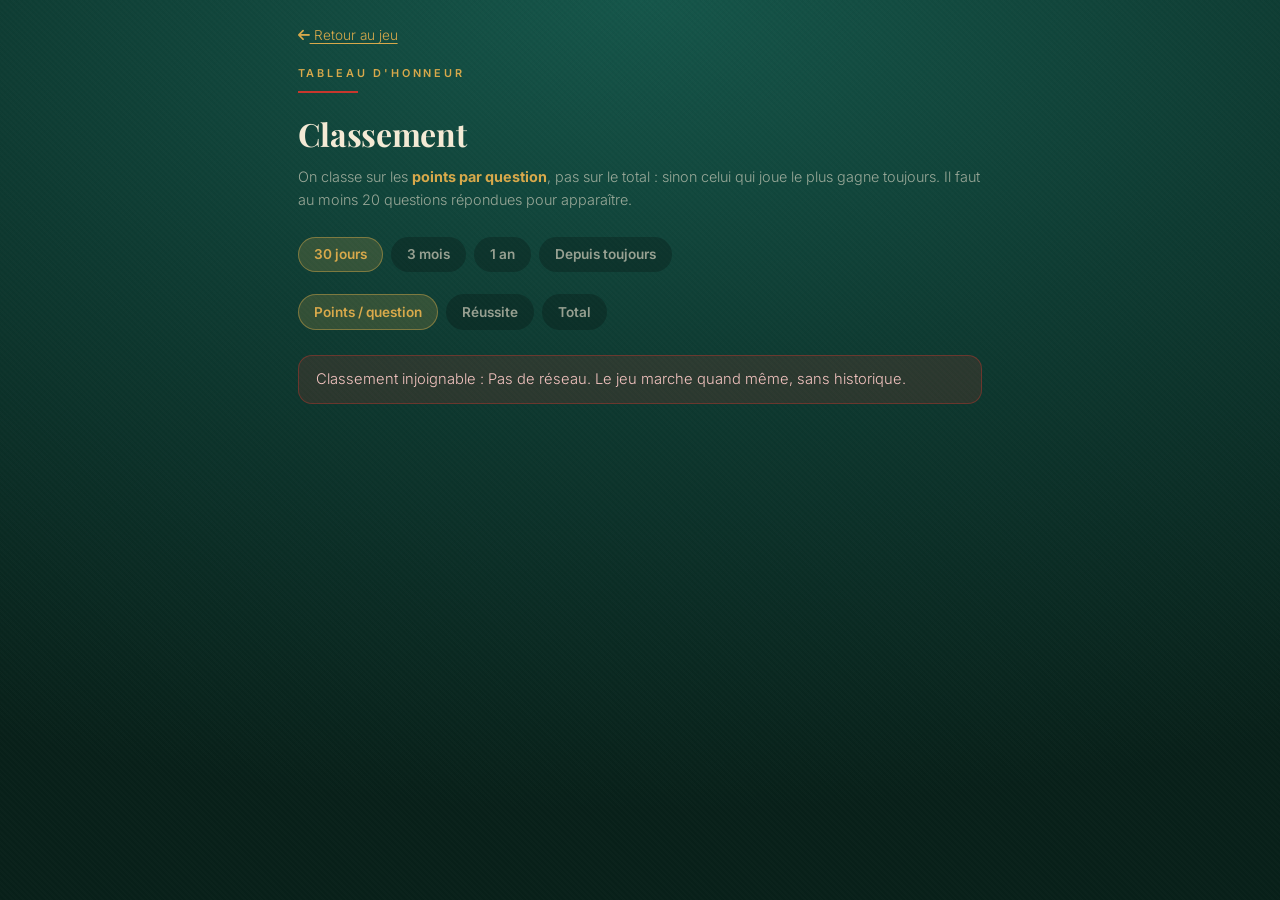
<file: classement.html>
<!DOCTYPE html>
<html lang="fr">
<head>
<meta charset="utf-8">
<meta name="viewport" content="width=device-width,initial-scale=1,viewport-fit=cover">
<title>Classement · Quiz Famille</title>
<link rel="preconnect" href="https://fonts.googleapis.com">
<link rel="preconnect" href="https://fonts.gstatic.com" crossorigin>
<link href="https://fonts.googleapis.com/css2?family=Playfair+Display:wght@700;900&family=Inter:wght@300;400;600;800&display=swap" rel="stylesheet">
<link rel="stylesheet" href="https://cdnjs.cloudflare.com/ajax/libs/font-awesome/6.4.2/css/all.min.css">
<link rel="stylesheet" href="css/table.css">
<style>
  .enveloppe { max-width:720px; margin:0 auto; padding:1.5rem 1.1rem 4rem; }
  .filtres { display:flex; gap:.5rem; flex-wrap:wrap; margin-bottom:1.4rem; }
  .filtre {
    padding:.6rem 1rem; border:0; border-radius:var(--r-full); cursor:pointer;
    font-family:inherit; font-size:.85rem; font-weight:600;
    background:rgba(0,0,0,.22); color:rgba(244,234,213,.6); transition:var(--glisse);
  }
  .filtre.actif { background:rgba(216,169,75,.18); color:var(--laiton); box-shadow:inset 0 0 0 1px rgba(216,169,75,.45); }
  .rang {
    display:flex; align-items:center; gap:.9rem; padding:.9rem 1rem;
    border-radius:var(--r-md); background:rgba(0,0,0,.16); margin-bottom:.6rem;
    transition:var(--glisse);
  }
  .rang.podium { background:rgba(216,169,75,.1); box-shadow:inset 0 0 0 1px rgba(216,169,75,.28); }
  .place {
    width:32px; flex:none; text-align:center;
    font-family:'Playfair Display',serif; font-size:1.3rem; color:rgba(244,234,213,.45);
  }
  .rang.podium .place { color:var(--laiton); }
  .nom { flex:1; min-width:0; }
  .nom b { display:block; font-size:1.05rem; font-weight:600; }
  .nom small { font-size:.75rem; color:rgba(244,234,213,.5); }
  .score { text-align:right; flex:none; }
  .score b { display:block; font-family:'Playfair Display',serif; font-size:1.4rem; color:var(--laiton); line-height:1.1; }
  .score small { font-size:.68rem; letter-spacing:.1em; text-transform:uppercase; color:rgba(244,234,213,.45); }
</style>
</head>
<body>

<div class="enveloppe">

  <a href="index.html" class="lien" style="font-size:.85rem"><i class="fa-solid fa-arrow-left"></i> Retour au jeu</a>

  <p class="kicker" style="margin-top:1.4rem">Tableau d'honneur</p>
  <div class="kicker-line"></div>
  <h1 style="font-size:2rem;margin:0 0 .6rem">Classement</h1>
  <p style="margin:0 0 1.6rem;font-size:.9rem;color:rgba(244,234,213,.6);line-height:1.6">
    On classe sur les <b style="color:var(--laiton)">points par question</b>, pas sur le total :
    sinon celui qui joue le plus gagne toujours. Il faut au moins 20 questions
    répondues pour apparaître.
  </p>

  <div class="filtres">
    <button class="filtre actif" data-jours="30">30 jours</button>
    <button class="filtre" data-jours="90">3 mois</button>
    <button class="filtre" data-jours="365">1 an</button>
    <button class="filtre" data-jours="3650">Depuis toujours</button>
  </div>

  <div class="filtres" style="margin-bottom:1.6rem">
    <button class="filtre actif" data-tri="indice">Points / question</button>
    <button class="filtre" data-tri="reussite">Réussite</button>
    <button class="filtre" data-tri="points">Total</button>
  </div>

  <div id="liste"><p style="color:rgba(244,234,213,.5)">Chargement…</p></div>

</div>

<script src="js/api.js"></script>
<script src="js/auth.js"></script>
<script src="js/profil.js"></script>
<script>
(function () {
'use strict';
var jours = 30, tri = 'indice', donnees = [];

function $(id) { return document.getElementById(id); }

function unite() {
  return tri === 'indice' ? 'pts / question' : tri === 'reussite' ? 'de réussite' : 'points';
}
function valeur(l) {
  return tri === 'indice' ? l.indice : tri === 'reussite' ? l.reussite + '%' : l.points;
}

function peindre() {
  if (!donnees.length) {
    $('liste').innerHTML = '<div class="carte-papier"><p style="margin:0">' +
      'Personne au classement pour l\'instant. Il faut 20 questions répondues ' +
      'pour y figurer — autant dire une partie ou deux.</p></div>';
    return;
  }
  var l = donnees.slice().sort(function (a, b) {
    return Number(b[tri]) - Number(a[tri]);
  });
  $('liste').innerHTML = l.map(function (j, i) {
    var av = j.avatar
      ? '<img src="' + j.avatar + '" alt="">'
      : j.prenom.charAt(0).toUpperCase();
    return '<div class="rang' + (i < 3 ? ' podium' : '') + '">' +
      '<div class="place">' + (i + 1) + '</div>' +
      '<div class="pastille" style="width:44px;height:44px;flex:none;font-size:1.1rem;background:' + j.couleur + '">' + av + '</div>' +
      '<div class="nom"><b>' + j.prenom + '</b><small>' +
        j.parties + ' partie' + (j.parties > 1 ? 's' : '') + ' · ' +
        j.bonnes + '/' + j.posees + ' bonnes</small></div>' +
      '<div class="score"><b>' + valeur(j) + '</b><small>' + unite() + '</small></div>' +
    '</div>';
  }).join('');
}

async function charger() {
  $('liste').innerHTML = '<p style="color:rgba(244,234,213,.5)">Chargement…</p>';
  try {
    donnees = await Quiz.Profil.classement(jours, 20) || [];
    peindre();
  } catch (e) {
    $('liste').innerHTML = '<div class="message erreur">Classement injoignable : ' +
      Quiz.Auth.dire(e) + '</div>';
  }
}

document.querySelectorAll('[data-jours]').forEach(function (b) {
  b.onclick = function () {
    jours = Number(b.dataset.jours);
    document.querySelectorAll('[data-jours]').forEach(function (x) { x.classList.toggle('actif', x === b); });
    charger();
  };
});
document.querySelectorAll('[data-tri]').forEach(function (b) {
  b.onclick = function () {
    tri = b.dataset.tri;
    document.querySelectorAll('[data-tri]').forEach(function (x) { x.classList.toggle('actif', x === b); });
    peindre();
  };
});

charger();
})();
</script>
</body>
</html>
</file>
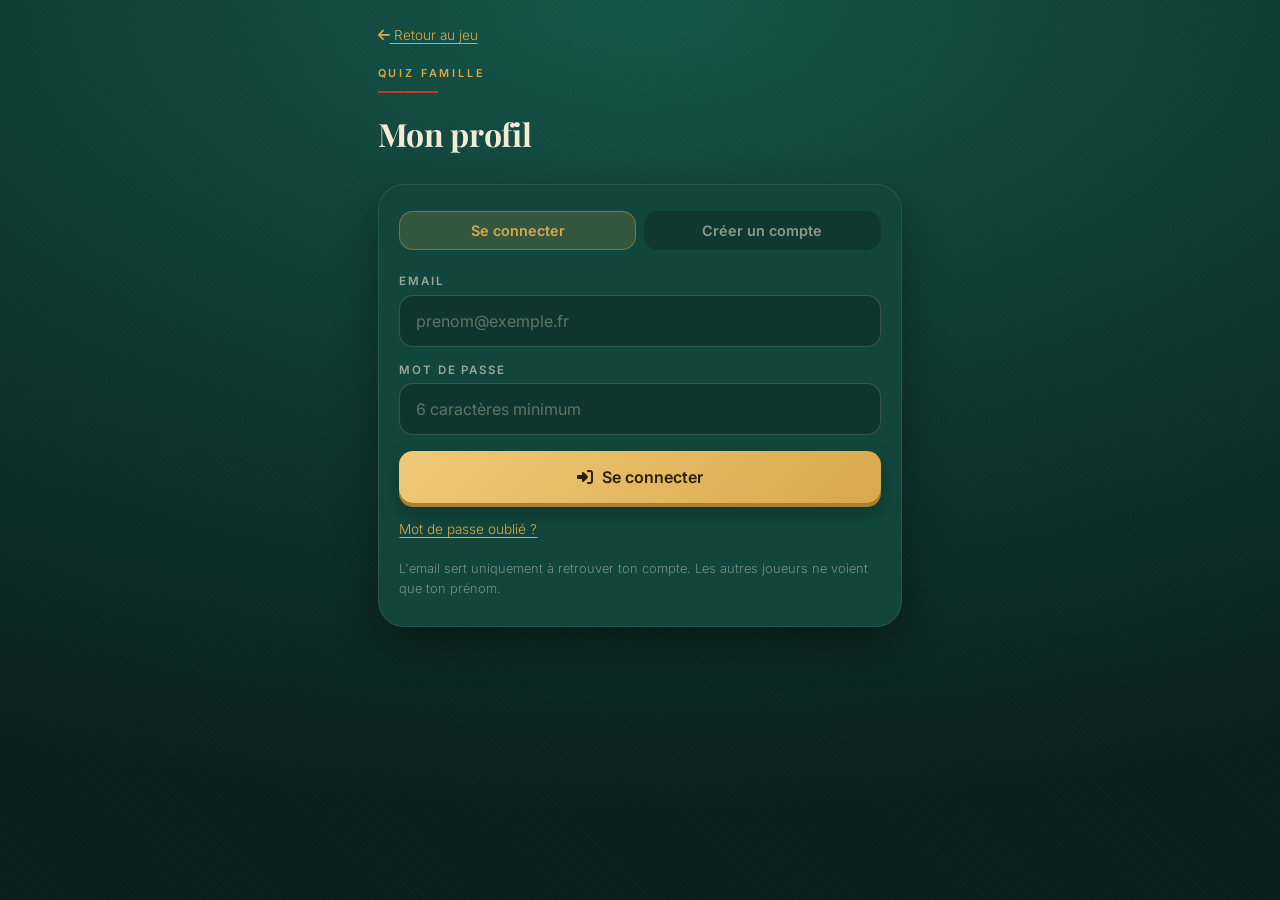
<file: profil.html>
<!DOCTYPE html>
<html lang="fr">
<head>
<meta charset="utf-8">
<meta name="viewport" content="width=device-width,initial-scale=1,viewport-fit=cover">
<title>Mon profil · Quiz Famille</title>
<link rel="preconnect" href="https://fonts.googleapis.com">
<link rel="preconnect" href="https://fonts.gstatic.com" crossorigin>
<link href="https://fonts.googleapis.com/css2?family=Playfair+Display:wght@700;900&family=Inter:wght@300;400;600;800&display=swap" rel="stylesheet">
<link rel="stylesheet" href="https://cdnjs.cloudflare.com/ajax/libs/font-awesome/6.4.2/css/all.min.css">
<link rel="stylesheet" href="css/table.css">
<style>
  .enveloppe { max-width:560px; margin:0 auto; padding:1.5rem 1.1rem 4rem; }
  .onglets { display:flex; gap:.5rem; margin-bottom:1.5rem; }
  .onglet {
    flex:1; padding:.7rem; border:0; border-radius:var(--r-md); cursor:pointer;
    font-family:inherit; font-size:.9rem; font-weight:600;
    background:rgba(0,0,0,.2); color:rgba(244,234,213,.55); transition:var(--glisse);
  }
  .onglet.actif { background:rgba(216,169,75,.16); color:var(--laiton); box-shadow:inset 0 0 0 1px rgba(216,169,75,.4); }
  .couleurs { display:flex; gap:.6rem; flex-wrap:wrap; }
  .couleurs button {
    width:44px; height:44px; border-radius:var(--r-full); border:2px solid transparent; cursor:pointer;
    transition:var(--glisse);
  }
  .couleurs button[aria-pressed="true"] { border-color:var(--creme); transform:scale(1.12); }
  .chiffres { display:grid; grid-template-columns:repeat(2,1fr); gap:.7rem; }
  .chiffre { background:rgba(0,0,0,.2); border-radius:var(--r-md); padding:.9rem; text-align:center; }
  .chiffre b { display:block; font-family:'Playfair Display',serif; font-size:1.8rem; color:var(--laiton); line-height:1.1; }
  .chiffre span { font-size:.7rem; letter-spacing:.14em; text-transform:uppercase; color:rgba(244,234,213,.55); }
  .barre { height:8px; border-radius:var(--r-full); background:rgba(0,0,0,.25); overflow:hidden; }
  .barre i { display:block; height:100%; border-radius:var(--r-full); background:var(--laiton); }
  .ligne-cat { display:grid; grid-template-columns:1fr auto; gap:.3rem .8rem; margin-bottom:.9rem; font-size:.9rem; }
</style>
</head>
<body>

<div class="enveloppe">

  <a href="index.html" class="lien" style="font-size:.85rem"><i class="fa-solid fa-arrow-left"></i> Retour au jeu</a>

  <p class="kicker" style="margin-top:1.4rem">Quiz Famille</p>
  <div class="kicker-line"></div>
  <h1 style="font-size:2rem;margin:0 0 1.8rem" id="titre">Mon profil</h1>

  <div id="msg" style="margin-bottom:1.2rem"></div>

  <!-- ============ 1. pas de compte ============ -->
  <section id="vCompte" class="vue">
    <div class="panneau" style="padding:1.6rem 1.3rem">
      <div class="onglets">
        <button class="onglet actif" data-onglet="connexion">Se connecter</button>
        <button class="onglet" data-onglet="inscription">Créer un compte</button>
      </div>

      <label class="champ"><span>Email</span>
        <input id="email" type="email" autocomplete="email" placeholder="prenom@exemple.fr"></label>
      <label class="champ"><span>Mot de passe</span>
        <input id="mdp" type="password" autocomplete="current-password" placeholder="6 caractères minimum"></label>

      <button id="valider" class="btn btn-laiton" style="width:100%">
        <i class="fa-solid fa-right-to-bracket"></i> <span>Se connecter</span>
      </button>

      <p style="margin:1.1rem 0 0;font-size:.85rem;color:rgba(244,234,213,.6)">
        <span class="lien" id="oubli">Mot de passe oublié ?</span>
      </p>
      <p style="margin:1.4rem 0 0;font-size:.8rem;color:rgba(244,234,213,.45);line-height:1.6">
        L'email sert uniquement à retrouver ton compte. Les autres joueurs
        ne voient que ton prénom.
      </p>
    </div>
  </section>

  <!-- ============ 2. compte sans profil ============ -->
  <section id="vCreation" class="vue">
    <div class="panneau" style="padding:1.6rem 1.3rem">
      <h2 style="font-size:1.3rem;margin:0 0 .4rem">On fait les présentations</h2>
      <p style="margin:0 0 1.5rem;font-size:.9rem;color:rgba(244,234,213,.6)">
        C'est ce que verront les autres autour de la table.
      </p>

      <label class="champ"><span>Prénom</span>
        <input id="cPrenom" type="text" maxlength="24" placeholder="Bruno"></label>
      <label class="champ"><span>Date de naissance</span>
        <input id="cNaissance" type="date"></label>
      <p style="margin:-.6rem 0 1.2rem;font-size:.8rem;color:rgba(244,234,213,.45)">
        Elle sert à ajuster les questions et les tolérances. On garde la date,
        pas l'âge : comme ça il reste juste après ton anniversaire.
      </p>

      <label class="champ"><span>Couleur</span></label>
      <div class="couleurs" id="cCouleurs" style="margin-bottom:1.4rem"></div>

      <label class="champ"><span>Photo (facultatif)</span>
        <input id="cPhoto" type="file" accept="image/*"></label>
      <div id="cApercu" style="margin-bottom:1.2rem"></div>

      <button id="cValider" class="btn btn-laiton" style="width:100%">
        <i class="fa-solid fa-check"></i> Créer mon profil
      </button>
    </div>
  </section>

  <!-- ============ 3. profil complet ============ -->
  <section id="vProfil" class="vue">

    <div class="panneau" style="padding:1.4rem;display:flex;align-items:center;gap:1.1rem;margin-bottom:1.2rem">
      <div id="pAvatar" class="pastille" style="width:72px;height:72px;font-size:1.8rem;flex:none"></div>
      <div style="flex:1;min-width:0">
        <h2 id="pPrenom" style="font-size:1.5rem;margin:0"></h2>
        <p id="pAge" style="margin:.2rem 0 0;font-size:.85rem;color:rgba(244,234,213,.6)"></p>
      </div>
      <button id="pEditer" class="btn btn-fantome" style="padding:.6rem .9rem;min-height:44px" title="Modifier">
        <i class="fa-solid fa-pen"></i>
      </button>
    </div>

    <div class="chiffres" style="margin-bottom:1.4rem">
      <div class="chiffre"><b id="sIndice">–</b><span>pts / question</span></div>
      <div class="chiffre"><b id="sReussite">–</b><span>de réussite</span></div>
      <div class="chiffre"><b id="sParties">–</b><span>parties</span></div>
      <div class="chiffre"><b id="sMs">–</b><span>temps médian</span></div>
    </div>

    <div class="panneau" style="padding:1.4rem;margin-bottom:1.2rem">
      <p class="kicker">Par catégorie</p><div class="kicker-line"></div>
      <div id="sCats"><p style="font-size:.9rem;color:rgba(244,234,213,.5)">Rien encore. Joue une partie.</p></div>
    </div>

    <div class="panneau" style="padding:1.4rem;margin-bottom:1.4rem">
      <p class="kicker">Par difficulté</p><div class="kicker-line"></div>
      <div id="sDiff"><p style="font-size:.9rem;color:rgba(244,234,213,.5)">Rien encore.</p></div>
    </div>

    <a href="classement.html" class="btn btn-laiton" style="width:100%;text-decoration:none;margin-bottom:.8rem">
      <i class="fa-solid fa-trophy"></i> Voir le classement
    </a>
    <button id="pSortir" class="btn btn-fantome" style="width:100%">
      <i class="fa-solid fa-right-from-bracket"></i> Se déconnecter
    </button>
  </section>

</div>

<script src="js/api.js"></script>
<script src="js/auth.js"></script>
<script src="js/profil.js"></script>
<script>
(function () {
'use strict';
var A = Quiz.Auth, PR = Quiz.Profil;
var mode = 'connexion', couleur = PR.COULEURS[0], photo = null;

function $(id) { return document.getElementById(id); }
function vue(id) {
  ['vCompte','vCreation','vProfil'].forEach(function (v) { $(v).classList.toggle('actif', v === id); });
}
function dire(texte, type) {
  $('msg').innerHTML = texte ? '<div class="message ' + (type || 'erreur') + '">' + texte + '</div>' : '';
}

/* ---- onglets connexion / inscription ---- */
document.querySelectorAll('.onglet').forEach(function (b) {
  b.onclick = function () {
    mode = b.dataset.onglet;
    document.querySelectorAll('.onglet').forEach(function (x) { x.classList.toggle('actif', x === b); });
    $('valider').querySelector('span').textContent = mode === 'connexion' ? 'Se connecter' : 'Créer mon compte';
    $('mdp').autocomplete = mode === 'connexion' ? 'current-password' : 'new-password';
    dire('');
  };
});

$('valider').onclick = async function () {
  var e = $('email').value.trim(), m = $('mdp').value;
  if (!e || !m) return dire('Il manque l\'email ou le mot de passe.');
  this.disabled = true; dire('');
  try {
    if (mode === 'connexion') {
      await A.connexion(e, m);
      await demarrer();
    } else {
      var r = await A.inscription(e, m);
      if (r.confirmer) {
        dire('Compte créé. Va cliquer le lien qu\'on vient de t\'envoyer par mail, puis reviens ici.', 'ok');
      } else {
        await demarrer();
      }
    }
  } catch (err) { dire(A.dire(err)); }
  this.disabled = false;
};

$('oubli').onclick = async function () {
  var e = $('email').value.trim();
  if (!e) return dire('Écris ton email au-dessus, puis reclique.');
  try {
    await A.motDePasseOublie(e);
    dire('C\'est parti. Regarde ta boîte mail.', 'ok');
  } catch (err) { dire(A.dire(err)); }
};

/* ---- création du profil ---- */
PR.COULEURS.forEach(function (c, i) {
  var b = document.createElement('button');
  b.style.background = c; b.setAttribute('aria-pressed', i === 0);
  b.onclick = function () {
    couleur = c;
    $('cCouleurs').querySelectorAll('button').forEach(function (x) { x.setAttribute('aria-pressed', x === b); });
  };
  $('cCouleurs').appendChild(b);
});

$('cPhoto').onchange = async function () {
  if (!this.files[0]) return;
  try {
    photo = await PR.photo96(this.files[0]);
    $('cApercu').innerHTML = '<img src="' + photo + '" style="width:72px;height:72px;border-radius:999px;object-fit:cover">';
  } catch (err) { dire('Photo illisible, essaie une autre.'); }
};

$('cValider').onclick = async function () {
  var p = $('cPrenom').value.trim(), n = $('cNaissance').value;
  if (!p) return dire('Il faut un prénom.');
  if (!n) return dire('Il faut une date de naissance.');
  this.disabled = true; dire('');
  try { await PR.creer(p, n, photo, couleur); await afficher(); }
  catch (err) { dire(A.dire(err)); }
  this.disabled = false;
};

/* ---- affichage du profil ---- */
async function afficher() {
  var p = PR.courant();
  if (!p) return vue('vCreation');

  $('titre').textContent = 'Mon profil';
  $('pPrenom').textContent = p.prenom;
  $('pAge').textContent = p.age + ' ans · niveau ' + p.handicap;
  var av = $('pAvatar');
  av.style.background = p.couleur;
  av.innerHTML = p.avatar ? '<img src="' + p.avatar + '" alt="">' : p.prenom.charAt(0).toUpperCase();
  vue('vProfil');

  try {
    var g = await PR.stats.global(p.id);
    if (g && Number(g.posees) > 0) {
      $('sIndice').textContent   = g.indice;
      $('sReussite').textContent = g.reussite + '%';
      $('sParties').textContent  = g.parties;
      $('sMs').textContent = g.ms_median ? (g.ms_median / 1000).toFixed(1) + 's' : '–';
    }
    var cats = await PR.stats.categories(p.id);
    if (cats && cats.length) {
      $('sCats').innerHTML = cats.map(function (c) {
        return '<div class="ligne-cat"><span>' + c.categorie + '</span>' +
               '<span style="color:var(--laiton)">' + c.reussite + '% · ' + c.posees + '</span>' +
               '<div class="barre" style="grid-column:1/-1"><i style="width:' + c.reussite + '%"></i></div></div>';
      }).join('');
    }
    var dif = await PR.stats.difficulte(p.id);
    if (dif && dif.length) {
      $('sDiff').innerHTML = dif.map(function (d) {
        return '<div class="ligne-cat"><span>Niveau ' + d.difficulte + '</span>' +
               '<span style="color:var(--laiton)">' + d.reussite + '% · ' + d.posees + '</span>' +
               '<div class="barre" style="grid-column:1/-1"><i style="width:' + d.reussite + '%"></i></div></div>';
      }).join('');
    }
  } catch (err) {
    dire('Statistiques indisponibles : ' + A.dire(err));
  }
}

$('pEditer').onclick = function () {
  var p = PR.courant();
  $('cPrenom').value = p.prenom;
  $('cNaissance').value = p.naissance;
  couleur = p.couleur; photo = null;
  $('cValider').innerHTML = '<i class="fa-solid fa-check"></i> Enregistrer';
  $('cValider').onclick = async function () {
    this.disabled = true;
    try {
      await PR.maj({ prenom: $('cPrenom').value.trim(), naissance: $('cNaissance').value,
                     avatar: photo, couleur: couleur });
      await afficher();
    } catch (err) { dire(A.dire(err)); }
    this.disabled = false;
  };
  vue('vCreation');
};

$('pSortir').onclick = async function () {
  await A.deconnexion();
  location.reload();
};

/* ---- démarrage ---- */
async function demarrer() {
  dire('');
  if (!A.connecte()) { vue('vCompte'); return; }
  try {
    var p = await PR.charger();
    if (p) await afficher(); else vue('vCreation');
  } catch (err) {
    /* jeton mort ou base injoignable : on repart de l'écran de connexion
       plutôt que de laisser une page blanche */
    dire(A.dire(err));
    vue('vCompte');
  }
}
demarrer();

})();
</script>
</body>
</html>
</file>
<file: css/table.css>
/* =====================================================================
   Quiz Famille · css/table.css
   La charte « table de jeu » : feutre vert, papier crème, laiton.
   Partagée par toutes les pages. index.html et reflexe.html gardent
   pour l'instant leur copie inline ; ils basculeront ici au prochain lot.
   ===================================================================== */

:root {
  --feutre:#0E3B32; --feutre-bas:#082019; --feutre-haut:#15564A; --feutre-panneau:#12463C;
  --creme:#F4EAD5; --creme-ombre:#E2D3B4; --encre:#17241F; --encre-pale:#5C6F66;
  --laiton:#D8A94B; --laiton-clair:#F0C978; --cerise:#C8372D; --paon:#3FA9C9; --vert-ok:#4FA96B;
  --r-sm:10px; --r-md:14px; --r-lg:20px; --r-xl:26px; --r-full:999px;
  --glisse:all .3s cubic-bezier(.16,1,.3,1);
}

* { box-sizing:border-box; }

body {
  margin:0; min-height:100vh; color:var(--creme);
  font-family:'Inter',system-ui,sans-serif; font-weight:300;
  background:
    repeating-linear-gradient(45deg,rgba(255,255,255,.012) 0 2px,transparent 2px 4px),
    repeating-linear-gradient(-45deg,rgba(0,0,0,.02) 0 2px,transparent 2px 4px),
    radial-gradient(120% 90% at 50% 0%,var(--feutre-haut) 0%,var(--feutre) 45%,var(--feutre-bas) 100%);
  background-attachment:fixed;
  -webkit-text-size-adjust:100%;
}

h1,h2,h3,.titre { font-family:'Playfair Display',Georgia,serif; font-weight:700; letter-spacing:-.01em; }

.kicker {
  font-size:.68rem; letter-spacing:.26em; text-transform:uppercase;
  color:var(--laiton); font-weight:600;
}
.kicker-line { width:60px; height:2px; background:var(--cerise); margin:.5rem 0 1.2rem; }

/* ---- surfaces ------------------------------------------------------ */

.panneau {
  background:var(--feutre-panneau);
  border:1px solid rgba(255,255,255,.09);
  border-radius:var(--r-xl);
  box-shadow:0 18px 40px rgba(0,0,0,.35);
}

.carte-papier {
  position:relative; color:var(--encre);
  background:linear-gradient(160deg,#FBF4E4 0%,var(--creme) 55%,var(--creme-ombre) 100%);
  border-radius:var(--r-lg);
  box-shadow:0 10px 26px rgba(0,0,0,.3);
  padding:1.4rem 1.2rem;
}
.carte-papier::after {
  content:''; position:absolute; inset:.45rem; pointer-events:none;
  border:1px solid rgba(23,36,31,.16); border-radius:calc(var(--r-lg) - .3rem);
}
.carte-papier .pale { color:var(--encre-pale); }

/* ---- boutons ------------------------------------------------------- */

.btn {
  display:inline-flex; align-items:center; justify-content:center; gap:.55rem;
  padding:.85rem 1.35rem; border:0; border-radius:var(--r-md);
  font-family:inherit; font-size:1rem; font-weight:600; cursor:pointer;
  transition:var(--glisse); min-height:52px;
}
.btn:disabled { opacity:.45; cursor:not-allowed; transform:none !important; }

.btn-laiton {
  color:#2A1E06;
  background:linear-gradient(135deg,var(--laiton-clair) 0%,var(--laiton) 100%);
  box-shadow:0 4px 0 #A87F2E, 0 10px 20px rgba(0,0,0,.28);
}
.btn-laiton:hover:not(:disabled) { transform:translateY(-2px); box-shadow:0 6px 0 #A87F2E,0 14px 26px rgba(0,0,0,.32); }
.btn-laiton:active:not(:disabled) { transform:translateY(2px); box-shadow:0 1px 0 #A87F2E; }

.btn-fantome {
  color:var(--creme); background:transparent;
  border:1px solid rgba(244,234,213,.28);
}
.btn-fantome:hover:not(:disabled) { background:rgba(244,234,213,.08); transform:translateY(-2px); }

.btn-cerise { color:#fff; background:var(--cerise); box-shadow:0 4px 0 #93261E; }
.btn-cerise:hover:not(:disabled) { transform:translateY(-2px); }

/* ---- formulaire ---------------------------------------------------- */

.champ { display:block; margin-bottom:1rem; }
.champ > span {
  display:block; margin-bottom:.4rem;
  font-size:.72rem; letter-spacing:.16em; text-transform:uppercase;
  color:rgba(244,234,213,.6); font-weight:600;
}
.champ input, .champ select {
  width:100%; padding:.85rem 1rem; min-height:52px;
  font-family:inherit; font-size:1rem; color:var(--creme);
  background:rgba(0,0,0,.22);
  border:1px solid rgba(244,234,213,.18); border-radius:var(--r-md);
  transition:var(--glisse);
}
.champ input:focus, .champ select:focus {
  outline:none; border-color:var(--laiton);
  box-shadow:0 0 0 3px rgba(216,169,75,.18);
}
.champ input::placeholder { color:rgba(244,234,213,.35); }

/* Le crème sur fond sombre : on force, sinon le date picker de Safari
   affiche du texte noir sur noir. */
input[type=date] { color-scheme:dark; }

/* ---- divers -------------------------------------------------------- */

.pastille {
  display:inline-flex; align-items:center; justify-content:center;
  border-radius:var(--r-full); font-weight:700; color:#2A1E06;
  font-family:'Playfair Display',serif; overflow:hidden;
}
.pastille img { width:100%; height:100%; object-fit:cover; }

.message { padding:.9rem 1.1rem; border-radius:var(--r-md); font-size:.92rem; }
.message.erreur  { background:rgba(200,55,45,.16); border:1px solid rgba(200,55,45,.4); color:#F3C4C0; }
.message.ok      { background:rgba(79,169,107,.14); border:1px solid rgba(79,169,107,.4); color:#C6E9D2; }

.lien { color:var(--laiton); text-decoration:underline; text-underline-offset:3px; cursor:pointer; }
.lien:hover { color:var(--laiton-clair); }

.vue { display:none; }
.vue.actif { display:block; animation:apparait .3s cubic-bezier(.16,1,.3,1); }
@keyframes apparait { from { opacity:0; transform:translateY(8px); } to { opacity:1; transform:none; } }
</file>
